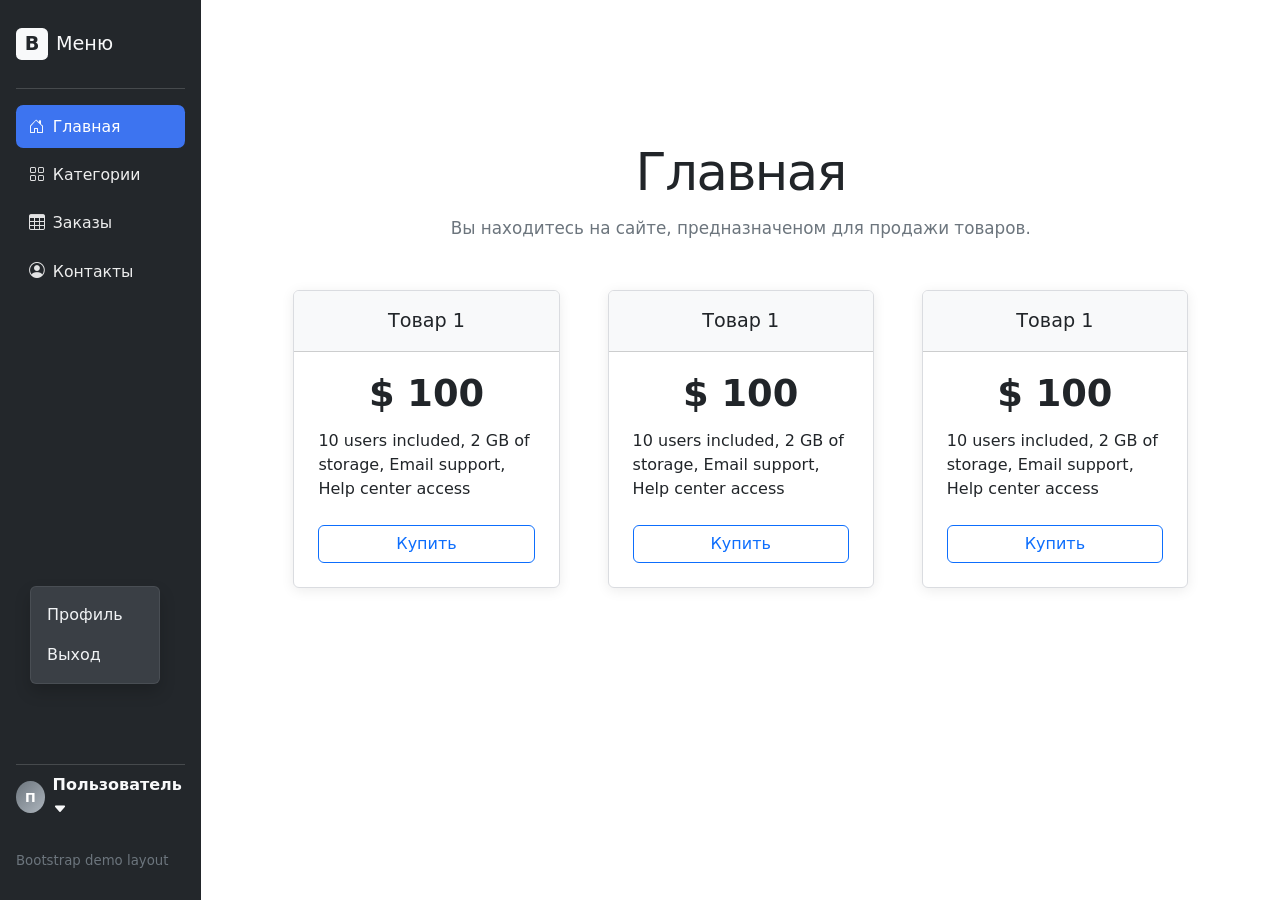
<file: index.html>
<!doctype html>
<html lang="ru">
<head>
  <meta charset="utf-8">
  <meta name="viewport" content="width=device-width, initial-scale=1">
  <title>Главная</title>
  <link href="https://cdn.jsdelivr.net/npm/bootstrap@5.3.3/dist/css/bootstrap.min.css" rel="stylesheet">
  <link href="https://cdn.jsdelivr.net/npm/bootstrap-icons@1.11.3/font/bootstrap-icons.min.css" rel="stylesheet">
  <link href="styles.css" rel="stylesheet">
</head>
<body>
  <div class="app-shell d-flex flex-column flex-lg-row">
    <aside class="sidebar d-flex flex-column p-3">
      <header class="site-header">
        <div class="d-flex align-items-center gap-2 mb-3 brand">
          <span class="brand-mark">B</span>
          <span>Меню</span>
        </div>
      </header>
      <div class="sidebar-divider mb-3"></div>
      <nav class="nav flex-column">
        <a class="nav-link menu-link active" href="index.html"><i class="bi bi-house-door me-2"></i>Главная</a>
        <a class="nav-link menu-link" href="catalog.html"><i class="bi bi-grid me-2"></i>Категории</a>
        <a class="nav-link menu-link" href="category.html"><i class="bi bi-table me-2"></i>Заказы</a>
        <a class="nav-link menu-link" href="contacts.html"><i class="bi bi-person-circle me-2"></i>Контакты</a>
      </nav>
      <div class="mt-auto pt-3">
        <div class="position-relative">
          <div class="dropdown-menu user-menu show">
            <a class="dropdown-item py-2" href="#">Профиль</a>
            <a class="dropdown-item py-2" href="#">Выход</a>
          </div>
        </div>
        <div class="sidebar-divider mt-4 mb-2"></div>
        <div class="user-box d-flex align-items-center gap-2">
          <span class="avatar" aria-hidden="true">П</span>
          <div class="fw-semibold">Пользователь <i class="bi bi-caret-down-fill small"></i></div>
        </div>
        <footer class="site-footer mt-3">
          <small>Bootstrap demo layout</small>
        </footer>
      </div>
    </aside>

    <main class="flex-grow-1 content">
      <div class="container-fluid">
        <section class="text-center pt-5 mt-5">
          <h1 class="page-title mb-3">Главная</h1>
          <p class="lead-muted mb-5">Вы находитесь на сайте, предназначеном для продажи товаров.</p>
        </section>

        <section class="row row-cols-1 row-cols-md-3 g-5 justify-content-center px-lg-5">
          <div class="col">
            <div class="card pricing-card h-100 text-center">
              <div class="card-header py-3">Товар 1</div>
              <div class="card-body p-4">
                <div class="price mb-3">$ 100</div>
                <p class="card-text text-start mb-4">10 users included, 2 GB of storage, Email support, Help center access</p>
                <a href="#" class="btn btn-outline-primary w-100">Купить</a>
              </div>
            </div>
          </div>
          <div class="col">
            <div class="card pricing-card h-100 text-center">
              <div class="card-header py-3">Товар 1</div>
              <div class="card-body p-4">
                <div class="price mb-3">$ 100</div>
                <p class="card-text text-start mb-4">10 users included, 2 GB of storage, Email support, Help center access</p>
                <a href="#" class="btn btn-outline-primary w-100">Купить</a>
              </div>
            </div>
          </div>
          <div class="col">
            <div class="card pricing-card h-100 text-center">
              <div class="card-header py-3">Товар 1</div>
              <div class="card-body p-4">
                <div class="price mb-3">$ 100</div>
                <p class="card-text text-start mb-4">10 users included, 2 GB of storage, Email support, Help center access</p>
                <a href="#" class="btn btn-outline-primary w-100">Купить</a>
              </div>
            </div>
          </div>
        </section>
      </div>
    </main>
  </div>
</body>
</html>
</file>
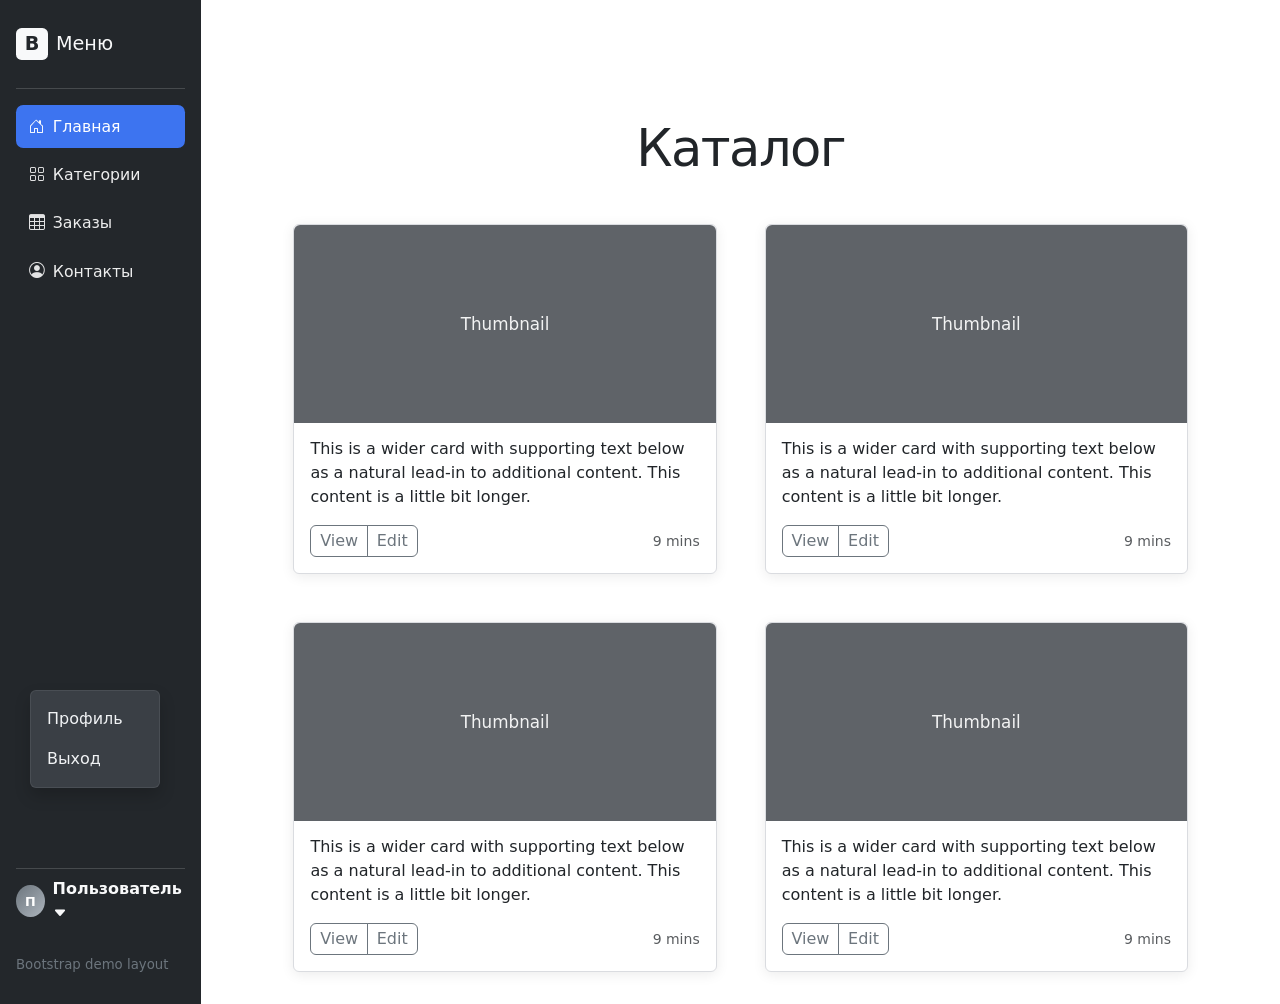
<file: catalog.html>
<!doctype html>
<html lang="ru">
<head>
  <meta charset="utf-8">
  <meta name="viewport" content="width=device-width, initial-scale=1">
  <title>Каталог</title>
  <link href="https://cdn.jsdelivr.net/npm/bootstrap@5.3.3/dist/css/bootstrap.min.css" rel="stylesheet">
  <link href="https://cdn.jsdelivr.net/npm/bootstrap-icons@1.11.3/font/bootstrap-icons.min.css" rel="stylesheet">
  <link href="styles.css" rel="stylesheet">
</head>
<body>
  <div class="app-shell d-flex flex-column flex-lg-row">
    <aside class="sidebar d-flex flex-column p-3">
      <header class="site-header">
        <div class="d-flex align-items-center gap-2 mb-3 brand">
          <span class="brand-mark">B</span>
          <span>Меню</span>
        </div>
      </header>
      <div class="sidebar-divider mb-3"></div>
      <nav class="nav flex-column">
        <a class="nav-link menu-link active" href="index.html"><i class="bi bi-house-door me-2"></i>Главная</a>
        <a class="nav-link menu-link" href="catalog.html"><i class="bi bi-grid me-2"></i>Категории</a>
        <a class="nav-link menu-link" href="category.html"><i class="bi bi-table me-2"></i>Заказы</a>
        <a class="nav-link menu-link" href="contacts.html"><i class="bi bi-person-circle me-2"></i>Контакты</a>
      </nav>
      <div class="mt-auto pt-3">
        <div class="position-relative">
          <div class="dropdown-menu user-menu show">
            <a class="dropdown-item py-2" href="#">Профиль</a>
            <a class="dropdown-item py-2" href="#">Выход</a>
          </div>
        </div>
        <div class="sidebar-divider mt-4 mb-2"></div>
        <div class="user-box d-flex align-items-center gap-2">
          <span class="avatar" aria-hidden="true">П</span>
          <div class="fw-semibold">Пользователь <i class="bi bi-caret-down-fill small"></i></div>
        </div>
        <footer class="site-footer mt-3">
          <small>Bootstrap demo layout</small>
        </footer>
      </div>
    </aside>

    <main class="flex-grow-1 content">
      <div class="container-fluid">
        <section class="text-center pt-4 pt-lg-5 mt-lg-4">
          <h1 class="page-title mb-5">Каталог</h1>
        </section>

        <section class="row row-cols-1 row-cols-md-2 g-5 justify-content-center px-lg-5">
          <div class="col">
            <div class="card album-card">
              <div class="thumbnail-placeholder d-flex align-items-center justify-content-center rounded-top">Thumbnail</div>
              <div class="card-body">
                <p class="card-text mb-3">This is a wider card with supporting text below as a natural lead-in to additional content. This content is a little bit longer.</p>
                <div class="d-flex align-items-center justify-content-between album-actions">
                  <div class="btn-group" role="group" aria-label="Actions">
                    <button type="button" class="btn btn-outline-secondary">View</button>
                    <button type="button" class="btn btn-outline-secondary">Edit</button>
                  </div>
                  <small class="text-muted">9 mins</small>
                </div>
              </div>
            </div>
          </div>
          <div class="col">
            <div class="card album-card">
              <div class="thumbnail-placeholder d-flex align-items-center justify-content-center rounded-top">Thumbnail</div>
              <div class="card-body">
                <p class="card-text mb-3">This is a wider card with supporting text below as a natural lead-in to additional content. This content is a little bit longer.</p>
                <div class="d-flex align-items-center justify-content-between album-actions">
                  <div class="btn-group" role="group" aria-label="Actions">
                    <button type="button" class="btn btn-outline-secondary">View</button>
                    <button type="button" class="btn btn-outline-secondary">Edit</button>
                  </div>
                  <small class="text-muted">9 mins</small>
                </div>
              </div>
            </div>
          </div>
          <div class="col">
            <div class="card album-card">
              <div class="thumbnail-placeholder d-flex align-items-center justify-content-center rounded-top">Thumbnail</div>
              <div class="card-body">
                <p class="card-text mb-3">This is a wider card with supporting text below as a natural lead-in to additional content. This content is a little bit longer.</p>
                <div class="d-flex align-items-center justify-content-between album-actions">
                  <div class="btn-group" role="group" aria-label="Actions">
                    <button type="button" class="btn btn-outline-secondary">View</button>
                    <button type="button" class="btn btn-outline-secondary">Edit</button>
                  </div>
                  <small class="text-muted">9 mins</small>
                </div>
              </div>
            </div>
          </div>
          <div class="col">
            <div class="card album-card">
              <div class="thumbnail-placeholder d-flex align-items-center justify-content-center rounded-top">Thumbnail</div>
              <div class="card-body">
                <p class="card-text mb-3">This is a wider card with supporting text below as a natural lead-in to additional content. This content is a little bit longer.</p>
                <div class="d-flex align-items-center justify-content-between album-actions">
                  <div class="btn-group" role="group" aria-label="Actions">
                    <button type="button" class="btn btn-outline-secondary">View</button>
                    <button type="button" class="btn btn-outline-secondary">Edit</button>
                  </div>
                  <small class="text-muted">9 mins</small>
                </div>
              </div>
            </div>
          </div>
        </section>
      </div>
    </main>
  </div>
</body>
</html>
</file>
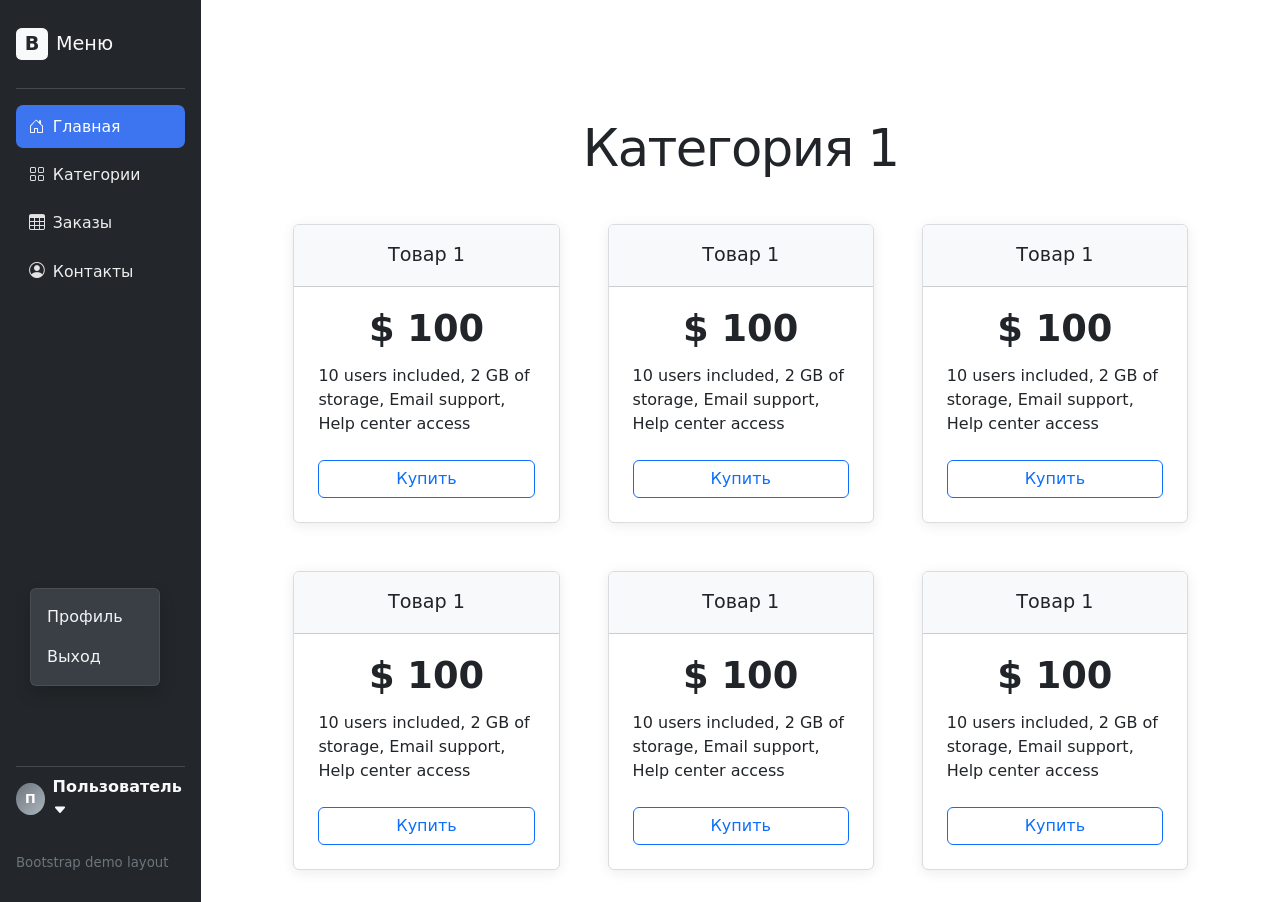
<file: category.html>
<!doctype html>
<html lang="ru">
<head>
  <meta charset="utf-8">
  <meta name="viewport" content="width=device-width, initial-scale=1">
  <title>Категория 1</title>
  <link href="https://cdn.jsdelivr.net/npm/bootstrap@5.3.3/dist/css/bootstrap.min.css" rel="stylesheet">
  <link href="https://cdn.jsdelivr.net/npm/bootstrap-icons@1.11.3/font/bootstrap-icons.min.css" rel="stylesheet">
  <link href="styles.css" rel="stylesheet">
</head>
<body>
  <div class="app-shell d-flex flex-column flex-lg-row">
    <aside class="sidebar d-flex flex-column p-3">
      <header class="site-header">
        <div class="d-flex align-items-center gap-2 mb-3 brand">
          <span class="brand-mark">B</span>
          <span>Меню</span>
        </div>
      </header>
      <div class="sidebar-divider mb-3"></div>
      <nav class="nav flex-column">
        <a class="nav-link menu-link active" href="index.html"><i class="bi bi-house-door me-2"></i>Главная</a>
        <a class="nav-link menu-link" href="catalog.html"><i class="bi bi-grid me-2"></i>Категории</a>
        <a class="nav-link menu-link" href="category.html"><i class="bi bi-table me-2"></i>Заказы</a>
        <a class="nav-link menu-link" href="contacts.html"><i class="bi bi-person-circle me-2"></i>Контакты</a>
      </nav>
      <div class="mt-auto pt-3">
        <div class="position-relative">
          <div class="dropdown-menu user-menu show">
            <a class="dropdown-item py-2" href="#">Профиль</a>
            <a class="dropdown-item py-2" href="#">Выход</a>
          </div>
        </div>
        <div class="sidebar-divider mt-4 mb-2"></div>
        <div class="user-box d-flex align-items-center gap-2">
          <span class="avatar" aria-hidden="true">П</span>
          <div class="fw-semibold">Пользователь <i class="bi bi-caret-down-fill small"></i></div>
        </div>
        <footer class="site-footer mt-3">
          <small>Bootstrap demo layout</small>
        </footer>
      </div>
    </aside>

    <main class="flex-grow-1 content">
      <div class="container-fluid">
        <section class="text-center pt-4 pt-lg-5 mt-lg-4">
          <h1 class="page-title mb-5">Категория 1</h1>
        </section>

        <section class="row row-cols-1 row-cols-md-3 g-5 justify-content-center px-lg-5">
          <div class="col">
            <div class="card pricing-card h-100 text-center">
              <div class="card-header py-3">Товар 1</div>
              <div class="card-body p-4">
                <div class="price mb-3">$ 100</div>
                <p class="card-text text-start mb-4">10 users included, 2 GB of storage, Email support, Help center access</p>
                <a href="#" class="btn btn-outline-primary w-100">Купить</a>
              </div>
            </div>
          </div>
          <div class="col">
            <div class="card pricing-card h-100 text-center">
              <div class="card-header py-3">Товар 1</div>
              <div class="card-body p-4">
                <div class="price mb-3">$ 100</div>
                <p class="card-text text-start mb-4">10 users included, 2 GB of storage, Email support, Help center access</p>
                <a href="#" class="btn btn-outline-primary w-100">Купить</a>
              </div>
            </div>
          </div>
          <div class="col">
            <div class="card pricing-card h-100 text-center">
              <div class="card-header py-3">Товар 1</div>
              <div class="card-body p-4">
                <div class="price mb-3">$ 100</div>
                <p class="card-text text-start mb-4">10 users included, 2 GB of storage, Email support, Help center access</p>
                <a href="#" class="btn btn-outline-primary w-100">Купить</a>
              </div>
            </div>
          </div>
          <div class="col">
            <div class="card pricing-card h-100 text-center">
              <div class="card-header py-3">Товар 1</div>
              <div class="card-body p-4">
                <div class="price mb-3">$ 100</div>
                <p class="card-text text-start mb-4">10 users included, 2 GB of storage, Email support, Help center access</p>
                <a href="#" class="btn btn-outline-primary w-100">Купить</a>
              </div>
            </div>
          </div>
          <div class="col">
            <div class="card pricing-card h-100 text-center">
              <div class="card-header py-3">Товар 1</div>
              <div class="card-body p-4">
                <div class="price mb-3">$ 100</div>
                <p class="card-text text-start mb-4">10 users included, 2 GB of storage, Email support, Help center access</p>
                <a href="#" class="btn btn-outline-primary w-100">Купить</a>
              </div>
            </div>
          </div>
          <div class="col">
            <div class="card pricing-card h-100 text-center">
              <div class="card-header py-3">Товар 1</div>
              <div class="card-body p-4">
                <div class="price mb-3">$ 100</div>
                <p class="card-text text-start mb-4">10 users included, 2 GB of storage, Email support, Help center access</p>
                <a href="#" class="btn btn-outline-primary w-100">Купить</a>
              </div>
            </div>
          </div>
        </section>
      </div>
    </main>
  </div>
</body>
</html>
</file>
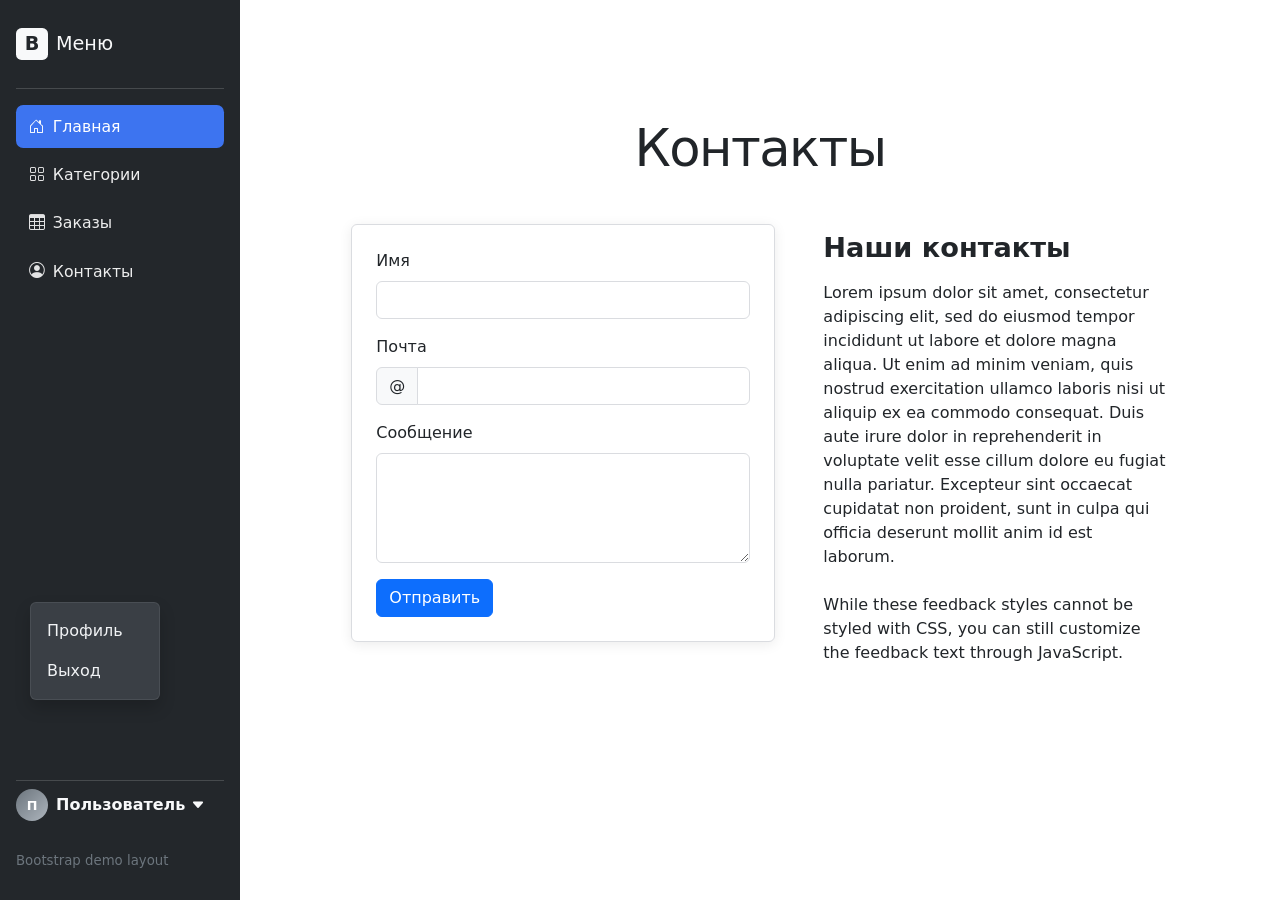
<file: contacts.html>
<!doctype html>
<html lang="ru">
<head>
  <meta charset="utf-8">
  <meta name="viewport" content="width=device-width, initial-scale=1">
  <title>Контакты</title>
  <link href="https://cdn.jsdelivr.net/npm/bootstrap@5.3.3/dist/css/bootstrap.min.css" rel="stylesheet">
  <link href="https://cdn.jsdelivr.net/npm/bootstrap-icons@1.11.3/font/bootstrap-icons.min.css" rel="stylesheet">
  <style>
    body {
      background: #ffffff;
      color: #212529;
    }

    .app-shell {
      min-height: 100vh;
    }

    .sidebar {
      width: 240px;
      background: #23272b;
      color: #f8f9fa;
      position: relative;
    }

    .sidebar .brand {
      font-size: 1.2rem;
      font-weight: 500;
    }

    .sidebar .brand-mark {
      width: 32px;
      height: 32px;
      border-radius: 0.35rem;
      background: #f8f9fa;
      color: #23272b;
      display: inline-flex;
      align-items: center;
      justify-content: center;
      font-weight: 700;
    }

    .sidebar .menu-link {
      color: rgba(255, 255, 255, 0.92);
      border-radius: 0.45rem;
      padding: 0.6rem 0.8rem;
      margin-bottom: 0.35rem;
      font-size: 0.98rem;
    }

    .sidebar .menu-link i {
      opacity: 0.95;
    }

    .sidebar .menu-link.active {
      background: #3d74f0;
      color: #fff;
    }

    .sidebar .menu-link:not(.active):hover {
      background: rgba(255, 255, 255, 0.08);
    }

    .sidebar-divider {
      border-top: 1px solid rgba(255, 255, 255, 0.16);
    }

    .user-box {
      color: #f8f9fa;
    }

    .avatar {
      width: 32px;
      height: 32px;
      border-radius: 50%;
      background: linear-gradient(135deg, #6c757d, #adb5bd);
      color: #fff;
      display: inline-flex;
      align-items: center;
      justify-content: center;
      font-size: 0.8rem;
      font-weight: 700;
    }

    .user-menu {
      left: 14px;
      bottom: 56px;
      min-width: 130px;
      display: block;
      background: #3a3f45;
      border: 1px solid rgba(255, 255, 255, 0.08);
      box-shadow: 0 0.5rem 1rem rgba(0, 0, 0, 0.18);
    }

    .user-menu .dropdown-item {
      color: #f1f3f5;
    }

    .user-menu .dropdown-item:hover {
      background: rgba(255, 255, 255, 0.08);
    }

    .content {
      padding: 3rem 2rem 2rem;
    }

    .page-title {
      font-size: clamp(2.6rem, 4vw, 4.3rem);
      font-weight: 300;
      line-height: 1.1;
      letter-spacing: -0.03em;
    }

    .contact-wrap {
      max-width: 920px;
    }

    .contact-card,
    .pricing-card,
    .album-card,
    .product-card {
      box-shadow: 0 0.15rem 0.8rem rgba(0, 0, 0, 0.08);
      border-color: #dadce0;
    }

    .contact-card .form-control,
    .contact-card .input-group-text {
      border-color: #dadce0;
    }

    .contact-text h2 {
      font-size: 1.7rem;
      font-weight: 600;
    }

    .site-header,
    .site-footer {
      padding: 0.75rem 0;
    }

    .site-footer {
      color: #6c757d;
      font-size: 0.95rem;
    }

    @media (max-width: 991.98px) {
      .sidebar {
        width: 100%;
      }

      .content {
        padding: 2rem 1rem;
      }
    }
  </style>
</head>
  <body>
  <div class="app-shell d-flex flex-column flex-lg-row">
    <aside class="sidebar d-flex flex-column p-3">
      <header class="site-header">
        <div class="d-flex align-items-center gap-2 mb-3 brand">
          <span class="brand-mark">B</span>
          <span>Меню</span>
        </div>
      </header>
      <div class="sidebar-divider mb-3"></div>
      <nav class="nav flex-column">
        <a class="nav-link menu-link active" href="index.html"><i class="bi bi-house-door me-2"></i>Главная</a>
        <a class="nav-link menu-link" href="catalog.html"><i class="bi bi-grid me-2"></i>Категории</a>
        <a class="nav-link menu-link" href="category.html"><i class="bi bi-table me-2"></i>Заказы</a>
        <a class="nav-link menu-link" href="contacts.html"><i class="bi bi-person-circle me-2"></i>Контакты</a>
      </nav>
      <div class="mt-auto pt-3">
        <div class="position-relative">
          <div class="dropdown-menu user-menu show">
            <a class="dropdown-item py-2" href="#">Профиль</a>
            <a class="dropdown-item py-2" href="#">Выход</a>
          </div>
        </div>
        <div class="sidebar-divider mt-4 mb-2"></div>
        <div class="user-box d-flex align-items-center gap-2">
          <span class="avatar" aria-hidden="true">П</span>
          <div class="fw-semibold">Пользователь <i class="bi bi-caret-down-fill small"></i></div>
        </div>
        <footer class="site-footer mt-3">
          <small>Bootstrap demo layout</small>
        </footer>
      </div>
    </aside>

    <main class="flex-grow-1 content">
      <div class="container-fluid contact-wrap">
        <section class="text-center pt-4 pt-lg-5 mt-lg-4 mb-5">
          <h1 class="page-title">Контакты</h1>
        </section>

        <section class="row g-5 align-items-start justify-content-center">
          <div class="col-12 col-lg-6">
            <div class="card contact-card">
              <div class="card-body p-3 p-md-4">
                <form>
                  <div class="mb-3">
                    <label for="contactName" class="form-label">Имя</label>
                    <input type="text" class="form-control" id="contactName">
                  </div>
                  <div class="mb-3">
                    <label for="contactEmail" class="form-label">Почта</label>
                    <div class="input-group">
                      <span class="input-group-text">@</span>
                      <input type="email" class="form-control" id="contactEmail">
                    </div>
                  </div>
                  <div class="mb-3">
                    <label for="contactMessage" class="form-label">Сообщение</label>
                    <textarea class="form-control" id="contactMessage" rows="4"></textarea>
                  </div>
                  <button type="submit" class="btn btn-primary">Отправить</button>
                </form>
              </div>
            </div>
          </div>

          <div class="col-12 col-lg-5 contact-text pt-lg-2">
            <h2 class="mb-3">Наши контакты</h2>
            <p>Lorem ipsum dolor sit amet, consectetur adipiscing elit, sed do eiusmod tempor incididunt ut labore et dolore magna aliqua. Ut enim ad minim veniam, quis nostrud exercitation ullamco laboris nisi ut aliquip ex ea commodo consequat. Duis aute irure dolor in reprehenderit in voluptate velit esse cillum dolore eu fugiat nulla pariatur. Excepteur sint occaecat cupidatat non proident, sunt in culpa qui officia deserunt mollit anim id est laborum.</p>
            <p class="mt-4">While these feedback styles cannot be styled with CSS, you can still customize the feedback text through JavaScript.</p>
          </div>
        </section>
      </div>
    </main>
  </div>
</body>
</html>
</file>
<file: styles.css>
body {
  background: #ffffff;
  color: #212529;
}

.app-shell {
  min-height: 100vh;
}

.sidebar {
  width: 240px;
  background: #23272b;
  color: #f8f9fa;
  position: relative;
}

.sidebar .brand {
  font-size: 1.2rem;
  font-weight: 500;
}

.sidebar .brand-mark {
  width: 32px;
  height: 32px;
  border-radius: 0.35rem;
  background: #f8f9fa;
  color: #23272b;
  display: inline-flex;
  align-items: center;
  justify-content: center;
  font-weight: 700;
}

.sidebar .menu-link {
  color: rgba(255, 255, 255, 0.92);
  border-radius: 0.45rem;
  padding: 0.6rem 0.8rem;
  margin-bottom: 0.35rem;
  font-size: 0.98rem;
}

.sidebar .menu-link i {
  opacity: 0.95;
}

.sidebar .menu-link.active {
  background: #3d74f0;
  color: #fff;
}

.sidebar .menu-link:not(.active):hover {
  background: rgba(255, 255, 255, 0.08);
}

.sidebar-divider {
  border-top: 1px solid rgba(255, 255, 255, 0.16);
}

.user-box {
  color: #f8f9fa;
}

.avatar {
  width: 32px;
  height: 32px;
  border-radius: 50%;
  background: linear-gradient(135deg, #6c757d, #adb5bd);
  color: #fff;
  display: inline-flex;
  align-items: center;
  justify-content: center;
  font-size: 0.8rem;
  font-weight: 700;
}

.user-menu {
  left: 14px;
  bottom: 56px;
  min-width: 130px;
  display: block;
  background: #3a3f45;
  border: 1px solid rgba(255, 255, 255, 0.08);
  box-shadow: 0 0.5rem 1rem rgba(0, 0, 0, 0.18);
}

.user-menu .dropdown-item {
  color: #f1f3f5;
}

.user-menu .dropdown-item:hover {
  background: rgba(255, 255, 255, 0.08);
}

.content {
  padding: 3rem 2rem 2rem;
}

.page-title {
  font-size: clamp(2.6rem, 4vw, 4.3rem);
  font-weight: 300;
  line-height: 1.1;
  letter-spacing: -0.03em;
}

.lead-muted {
  color: #6c757d;
  font-size: 1.05rem;
}

.pricing-card,
.album-card,
.product-card,
.contact-card {
  box-shadow: 0 0.15rem 0.8rem rgba(0, 0, 0, 0.08);
  border-color: #dadce0;
}

.pricing-card .card-header {
  background: #f8f9fa;
  font-size: 1.2rem;
}

.price {
  font-size: 2.3rem;
  font-weight: 600;
  line-height: 1;
}

.thumbnail-placeholder {
  height: 198px;
  background: #5f6368;
  color: rgba(255, 255, 255, 0.92);
  font-size: 1.05rem;
}

.album-card .card-body {
  padding: 0.85rem 1rem 1rem;
}

.album-actions .btn {
  padding: 0.2rem 0.55rem;
}

.contact-wrap {
  max-width: 920px;
}

.contact-card .form-control,
.contact-card .input-group-text {
  border-color: #dadce0;
}

.contact-text h2 {
  font-size: 1.7rem;
  font-weight: 600;
}

.site-header,
.site-footer {
  padding: 0.75rem 0;
}

.site-footer {
  color: #6c757d;
  font-size: 0.95rem;
}

@media (max-width: 991.98px) {
  .sidebar {
    width: 100%;
  }

  .content {
    padding: 2rem 1rem;
  }
}
</file>
